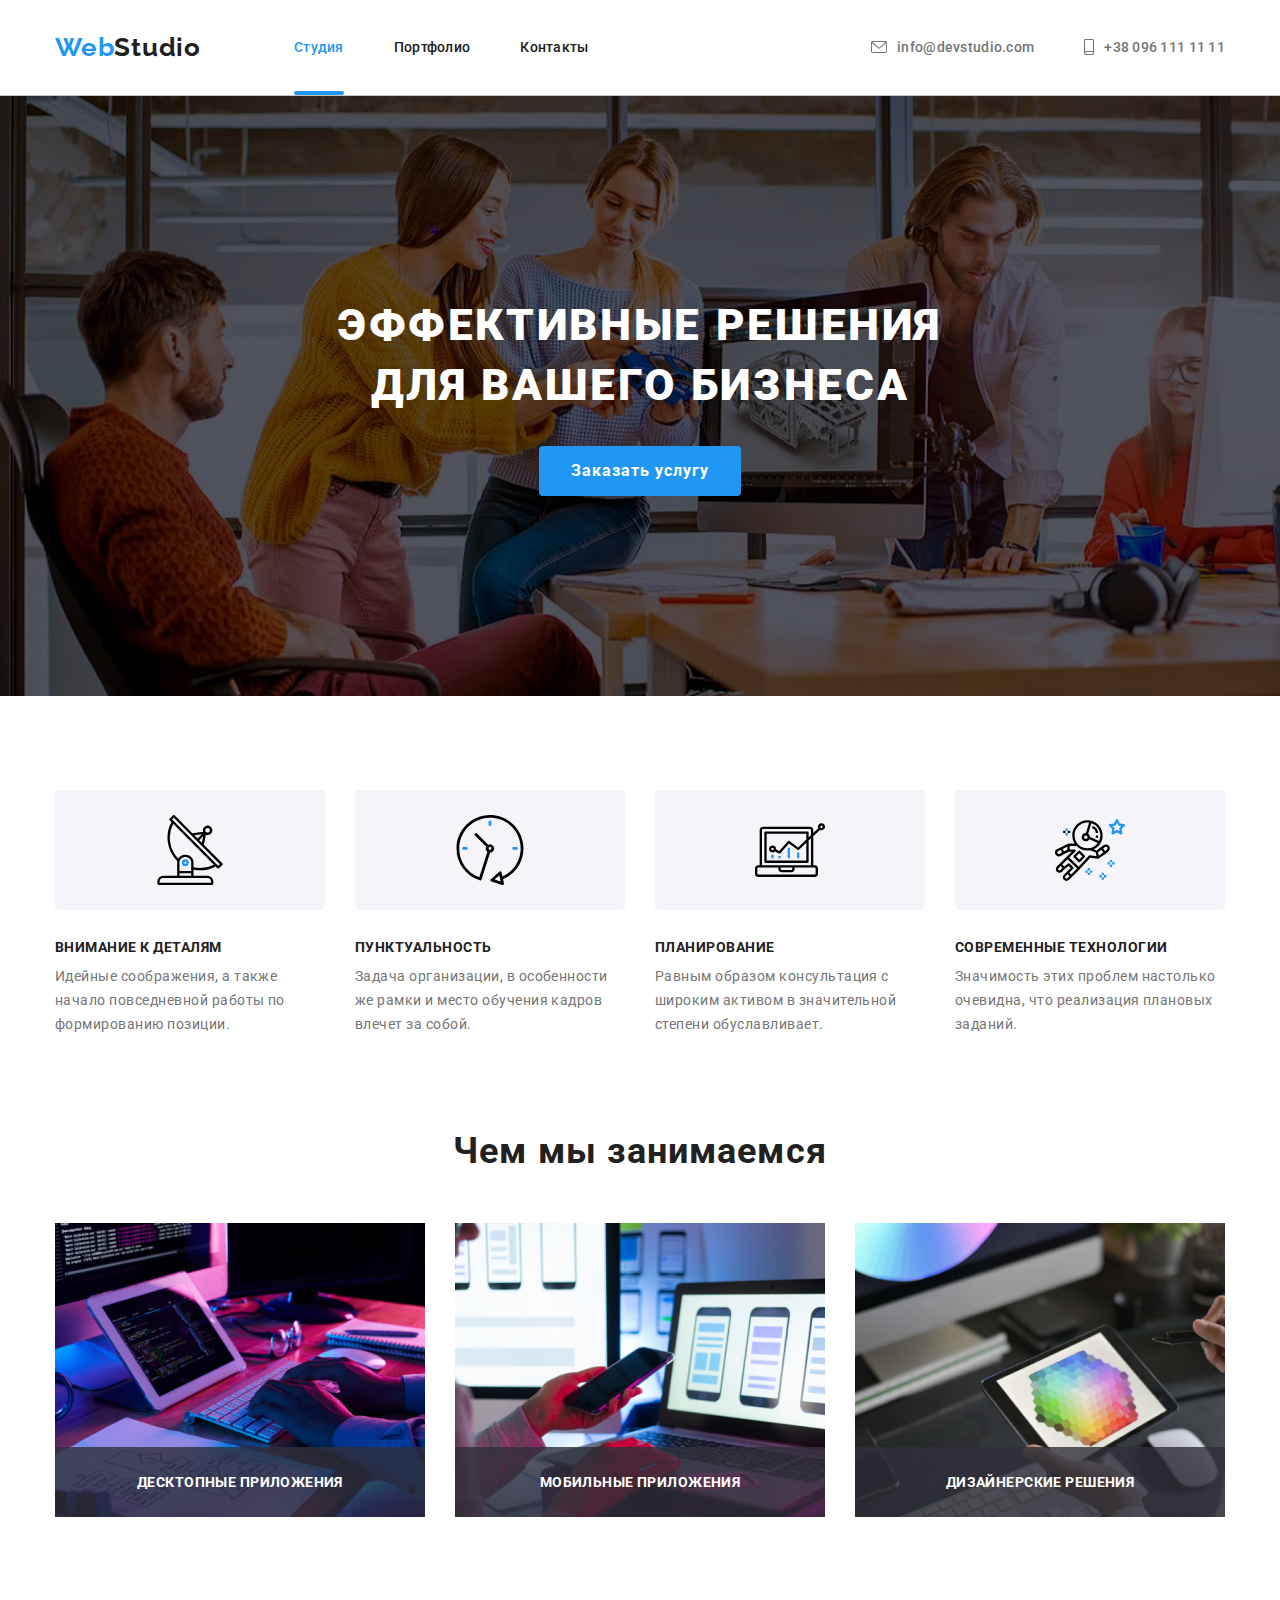
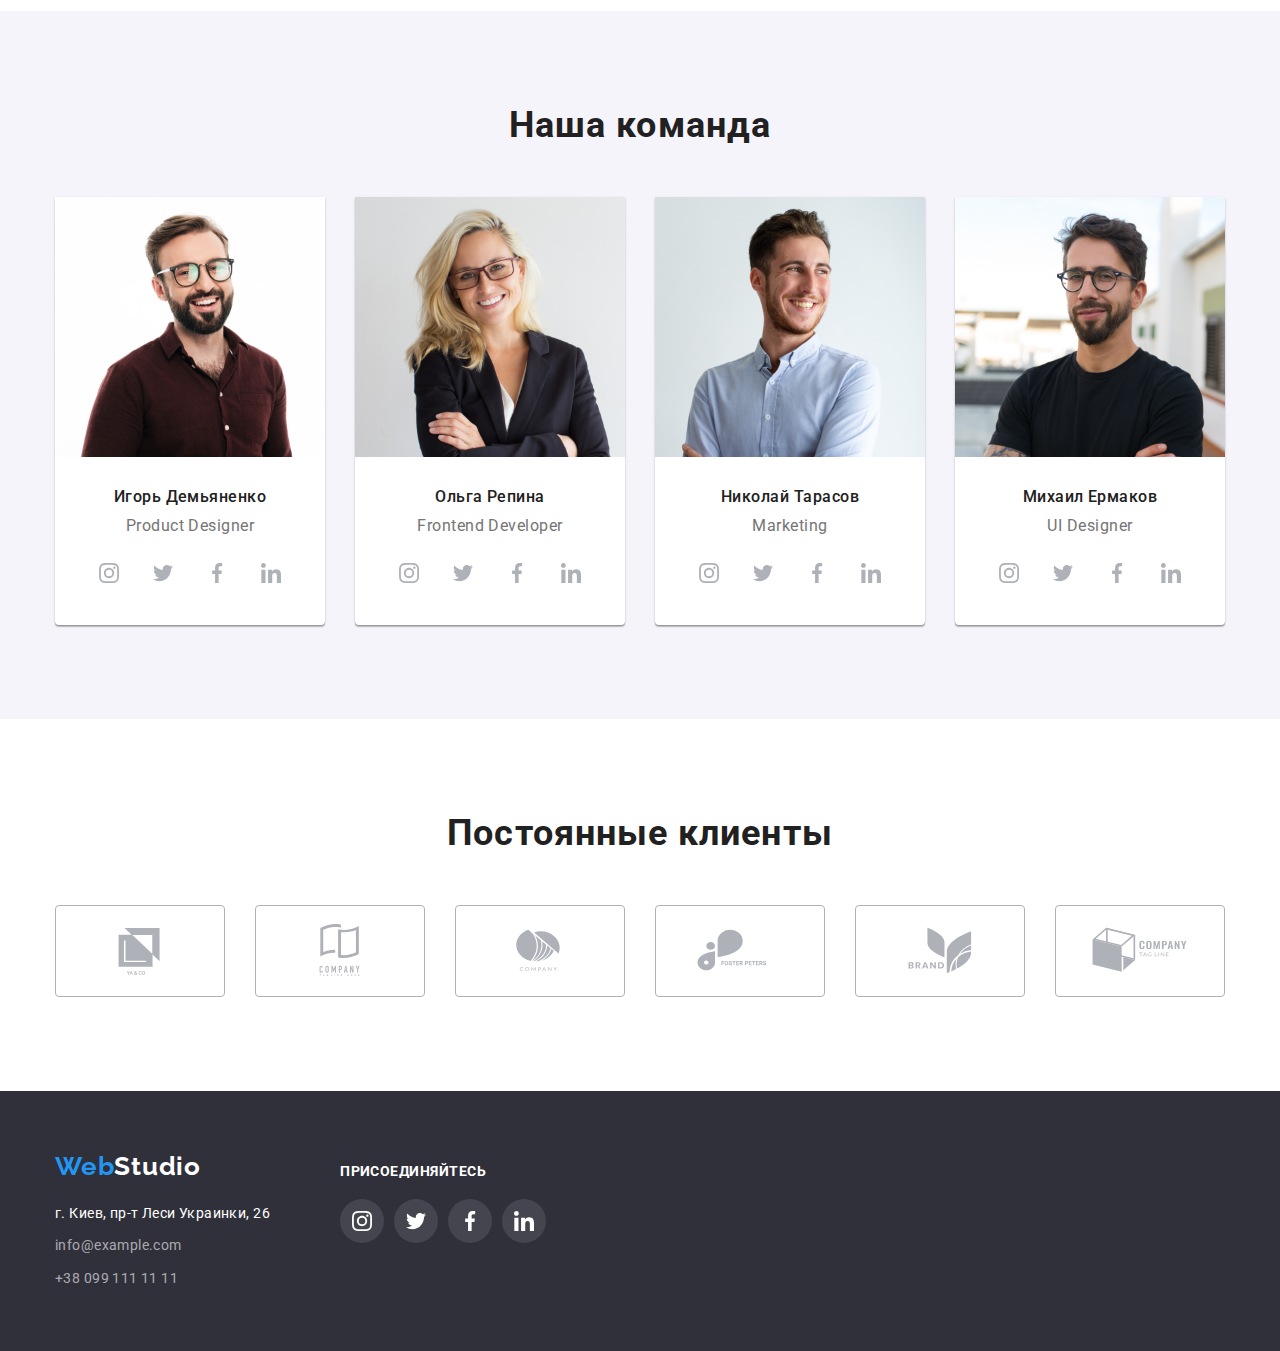
<file: index.html>
<!DOCTYPE html>
<html lang="ru">
<head>
    <meta charset="UTF-8">
    <meta http-equiv="X-UA-Compatible" content="IE=edge">
    <meta name="viewport" content="width=device-width, initial-scale=1.0">
    <title>Document</title>
    <link href="https://fonts.googleapis.com/css2?family=Raleway:wght@700&family=Roboto:wght@400;500;700;900&display=swap"
        rel="stylesheet">
    <link rel="stylesheet" href="https://cdnjs.cloudflare.com/ajax/libs/modern-normalize/1.1.0/modern-normalize.min.css">
    <link rel="stylesheet" href="./css/style.css">

</head>
<body>
    <!-- Header -->
    <header class="header section">
       <div class="container header-container">
            <nav class="nav">
                <a class="logo" href="index.html">
                    <span class="logo-span">Web</span>Studio
                </a>
            
                <ul class="link-nav">
                    <li class="menue-link">
                        <a class="link current" href="./index.html">Студия</a>
                    </li>
                    <li class="menue-link">
                        <a class="link" href="./portfolio.html">Портфолио</a>
                    </li>
                    <li class="menue-link">
                        <a class="link" href="">Контакты</a>
                    </li>
                </ul>
            </nav>
            
            <!-- Contacts -->
            <ul class="contacts">
                <li class="menue-link">                    
                    <a class="link" href="mailto:info@devstudio.com"> 
                        <svg class="envelope contact-icon">
                            <use href="./images/icons.svg#icon-envelope"></use>
                        </svg>
                        info@devstudio.com
                    </a>
                </li>
                <li class="menue-link">
                    
                    <a class="link" href="tel:+380961111111"><svg class="smartphone contact-icon ">
                        <use href="./images/icons.svg#icon-smartphone"></use>
                    </svg>
                     +38 096 111 11 11
                    </a>
                </li>
            </ul>
       </div>
    </header>
    <!-- Main -->
    <main>
        <!-- Hero -->
        <section class="hero">
            <div class="container">
                <h1 class="hero-title">Эффективные решения <br /> для вашего бизнеса</h1>
                <button class="button hero-button" type="button" data-modal-open>Заказать услугу</button>                
            </div>  
            <div class="backdrop is-hidden" data-modal>
                <div class="modal">
                    <button class="btn-close" type="button" data-modal-close>
                        <svg class="icon-close">
                            <use href="./images/icons.svg#icon-close"></use>
                        </svg>
                    </button>
                </div>
            </div>                     
        </section>

        <!-- Services-description  -->
        <section class="section description">
            <div class="container">
                <ul class="skills-box">
                    <li class="skills">
                        <div class="icon-area">
                            <svg class="icon-skill">
                                <use href="./images/icons.svg#icon-antenna"></use>
                            </svg>
                        </div>
                        <h3 class="title">Внимание к деталям</h3>
                        <p class="text">
                            Идейные соображения, а также начало повседневной работы по формированию позиции.
                        </p>
                    </li>
                    <li class="skills">
                        <div class="icon-area">
                            <svg class="icon-skill">
                                <use href="./images/icons.svg#icon-clock"></use>
                            </svg>
                        </div>
                        <h3 class="title">Пунктуальность</h3>
                        <p class="text">
                            Задача организации, в особенности же рамки и место обучения кадров влечет за собой.
                        </p>
                    </li>
                    <li class="skills">
                        <div class="icon-area">
                            <svg class="icon-skill">
                                <use href="./images/icons.svg#icon-diagram"></use>
                            </svg>
                        </div>
                        <h3 class="title">Планирование</h3>
                        <p class="text">
                            Равным образом консультация с широким активом в значительной степени обуславливает.
                        </p>
                    </li>
                    <li class="skills">
                        <div class="icon-area">
                            <svg class="icon-skill">
                                <use href="./images/icons.svg#icon-astronaut"></use>
                            </svg>
                        </div>
                        <h3 class="title">Современные технологии</h3>
                        <p class="text">
                            Значимость этих проблем настолько очевидна, что реализация плановых заданий.
                        </p>
                    </li>
                </ul>
            </div>
        </section>

        <!-- What-we-do -->
        <section class="section what-we-do">
            <div class="container">
                <h2 class="second-title">Чем мы занимаемся</h2>
                <ul class="demo-box">
                    <li class="demo-list">
                        <img class="img-demo" src="./images/development.jpg" alt="developmant" width="370">
                        <div class="title-area">
                            <h3 class="title">Десктопные приложения</h3>
                        </div>
                    </li>
                    <li class="demo-list">
                        <img class="img-demo" src="./images/application.jpg" alt="application" width="370">
                        <div class="title-area">
                            <h3 class="title">Мобильные приложения</h3>
                        </div>
                    </li>
                    <li class="demo-list">
                        <img class="img-demo" src="./images/disigne.jpg" alt="disigne" width="370">
                        <div class="title-area">
                            <h3 class="title">Дизайнерские решения</h3>
                        </div>
                    </li>
                </ul>
            </div>
        </section>

        <!-- Team-members -->
       <section class="section team">
            <div class="container">
                <h2 class="second-title">Наша команда</h2>
                <ul class="team-box">
                    <li class="team-list">
                        <img src="./images/ihor-demianenko-270.jpg" alt="ihor-demianenko" width="270">
                        <div class="team-list-box">
                            <h3 class="title">Игорь Демьяненко</h3>
                            <p class="text">Product Designer</p>
                            <ul class="social-net-box">
                                <li class="social-list">
                                    <a href="" class="social-link">
                                        <svg class="icon-social-net">
                                            <use href="./images/icons.svg#icon-instagram"></use>
                                        </svg>
                                    </a>
                                </li>
                                <li class="social-list">
                                    <a href="" class="social-link">
                                        <svg class="icon-social-net">
                                            <use href="./images/icons.svg#icon-twitter"></use>
                                        </svg>
                                    </a>
                                </li>
                                <li class="social-list">
                                    <a href="" class="social-link">
                                        <svg class="icon-social-net">
                                            <use href="./images/icons.svg#icon-facebook"></use>
                                        </svg>
                                    </a>
                                </li>
                                <li class="social-list">
                                    <a href="" class="social-link">
                                        <svg class="icon-social-net">
                                            <use href="./images/icons.svg#icon-linkedin"></use>
                                        </svg>
                                    </a>
                                </li>
                            </ul>
                        </div>
                    </li>
                    <li class="team-list">
                        <img src="./images/olha-repina-270.jpg" alt="olha-repina" width="270">
                        <div class="team-list-box">
                            <h3 class="title">Ольга Репина</h3>
                            <p class="text">Frontend Developer</p>
                                <ul class="social-net-box">
                                    <li class="social-list">
                                        <a href="" class="social-link">
                                            <svg class="icon-social-net">
                                                <use href="./images/icons.svg#icon-instagram"></use>
                                            </svg>
                                        </a>
                                    </li>
                                    <li class="social-list">
                                        <a href="" class="social-link">
                                            <svg class="icon-social-net">
                                                <use href="./images/icons.svg#icon-twitter"></use>
                                            </svg>
                                        </a>
                                    </li>
                                    <li class="social-list">
                                        <a href="" class="social-link">
                                            <svg class="icon-social-net">
                                                <use href="./images/icons.svg#icon-facebook"></use>
                                            </svg>
                                        </a>
                                    </li>
                                    <li class="social-list">
                                        <a href="" class="social-link">
                                            <svg class="icon-social-net">
                                                <use href="./images/icons.svg#icon-linkedin"></use>
                                            </svg>
                                        </a>
                                    </li>
                                </ul>
                        </div>
                    </li>
                    <li class="team-list">
                        <img src="./images/nikolai-tarasov-270.jpg" alt="nikolai-tarasov" width="270">
                        <div class="team-list-box">
                            <h3 class="title">Николай Тарасов</h3>
                            <p class="text">Marketing</p>
                                <ul class="social-net-box">
                                    <li class="social-list">
                                        <a href="" class="social-link">
                                            <svg class="icon-social-net">
                                                <use href="./images/icons.svg#icon-instagram"></use>
                                            </svg>
                                        </a>
                                    </li>
                                    <li class="social-list">
                                        <a href="" class="social-link">
                                            <svg class="icon-social-net">
                                                <use href="./images/icons.svg#icon-twitter"></use>
                                            </svg>
                                        </a>
                                    </li>
                                    <li class="social-list">
                                        <a href="" class="social-link">
                                            <svg class="icon-social-net">
                                                <use href="./images/icons.svg#icon-facebook"></use>
                                            </svg>
                                        </a>
                                    </li>
                                    <li class="social-list">
                                        <a href="" class="social-link">
                                            <svg class="icon-social-net">
                                                <use href="./images/icons.svg#icon-linkedin"></use>
                                            </svg>
                                        </a>
                                    </li>
                                </ul>
                        </div>
                    </li>
                    <li class="team-list">
                        <img src="./images/mihail-ermakov-270.jpg" alt="mihail-ermakov" width="270">
                        <div class="team-list-box">
                            <h3 class="title">Михаил Ермаков</h3>
                            <p class="text">UI Designer</p>
                                <ul class="social-net-box">
                                    <li class="social-list">
                                        <a href="" class="social-link">
                                            <svg class="icon-social-net">
                                                <use href="./images/icons.svg#icon-instagram"></use>
                                            </svg>
                                        </a>
                                    </li>
                                    <li class="social-list">
                                        <a href="" class="social-link">
                                            <svg class="icon-social-net">
                                                <use href="./images/icons.svg#icon-twitter"></use>
                                            </svg>
                                        </a>
                                    </li>
                                    <li class="social-list">
                                        <a href="" class="social-link">
                                            <svg class="icon-social-net">
                                                <use href="./images/icons.svg#icon-facebook"></use>
                                            </svg>
                                        </a>
                                    </li>
                                    <li class="social-list">
                                        <a href="" class="social-link">
                                            <svg class="icon-social-net">
                                                <use href="./images/icons.svg#icon-linkedin"></use>
                                            </svg>
                                        </a>
                                    </li>
                                </ul>
                        </div>
                    </li>
                </ul>
            </div>
       </section>
        
       <!-- Clients -->
       <section class="section">
           <h2 class="second-title">Постоянные клиенты</h2>
           <ul class="client-box">
               <li class="client-list">
                   <a class="client-link" href="">
                       <svg class="icon-client">
                           <use href="./images/icons.svg#icon-client-1"></use>
                       </svg>
                   </a>
               </li>
               <li class="client-list">
                   <a class="client-link" href="">
                       <svg class="icon-client">
                           <use href="./images/icons.svg#icon-client-2"></use>
                       </svg>
                   </a>
               </li>
               <li class="client-list">
                   <a class="client-link" href="">
                       <svg class="icon-client">
                           <use href="./images/icons.svg#icon-client-3"></use>
                       </svg>
                   </a>
               </li>
               <li class="client-list">
                   <a class="client-link" href="">
                       <svg class="icon-client">
                           <use href="./images/icons.svg#icon-client-4"></use>
                       </svg>
                   </a>
               </li>
               <li class="client-list">
                   <a class="client-link" href="">
                       <svg class="icon-client">
                           <use href="./images/icons.svg#icon-client-5"></use>
                       </svg>
                   </a>
               </li>
               <li class="client-list">
                   <a class="client-link" href="">
                       <svg class="icon-client">
                           <use href="./images/icons.svg#icon-client-6"></use>
                       </svg>
                   </a>
               </li>
           </ul>
       </section>
    </main>

    <!-- Footer -->
    <footer class="footer-section section">
        <div class="container footer-box">            
                <div class="address-box">
                    <a class="logo f-logo" href="index.html">
                        <span class="logo-span">Web</span><span class="footer-logo">Studio</span>
                    </a>
                    <address class="address">
                        <ul>
                            <li class="address-list">
                                <a class="link"
                                    href="https://www.google.com/maps/place/%D0%B1%D1%83%D0%BB.+%D0%9B%D0%B5%D1%81%D0%B8+%D0%A3%D0%BA%D1%80%D0%B0%D0%B8%D0%BD%D0%BA%D0%B8,+26,+%D0%9A%D0%B8%D0%B5%D0%B2,+02000/@50.4265807,30.5361971,17z/data=!3m1!4b1!4m5!3m4!1s0x40d4cf0e033ecbe9:0x57a4dffefec77da0!8m2!3d50.4265807!4d30.5383858">
                                    г. Киев, пр-т Леси Украинки, 26
                                </a>
                            </li>
                            <li class="address-list">
                                <a class="link footer-contacts" href="mailto:info@example.com"> info@example.com</a>
                            </li>
                            <li class="address-list">
                                <a class="link footer-contacts" href="tel:+380991111111"> +38 099 111 11 11</a>
                            </li>
                        </ul>
                    </address>
                </div> 
                <div class="social-net-footer">
                    <h3 class="title">присоединяйтесь</h3>
                    <ul class="social-net-box">
                        <li class="social-list">
                            <a href="" class="social-link">
                                <svg class="icon-social-net">
                                    <use href="./images/icons.svg#icon-instagram"></use>
                                </svg>
                            </a>
                        </li>
                        <li class="social-list">
                            <a href="" class="social-link">
                                <svg class="icon-social-net">
                                    <use href="./images/icons.svg#icon-twitter"></use>
                                </svg>
                            </a>
                        </li>
                        <li class="social-list">
                            <a href="" class="social-link">
                                <svg class="icon-social-net">
                                    <use href="./images/icons.svg#icon-facebook"></use>
                                </svg>
                            </a>
                        </li>
                        <li class="social-list">
                            <a href="" class="social-link">
                                <svg class="icon-social-net">
                                    <use href="./images/icons.svg#icon-linkedin"></use>
                                </svg>
                            </a>
                        </li>
                    </ul>
                </div>           
        </div>

          
    </footer>
   

    <script src="./js/modal.js"></script>
    
</body>
</html>
</file>
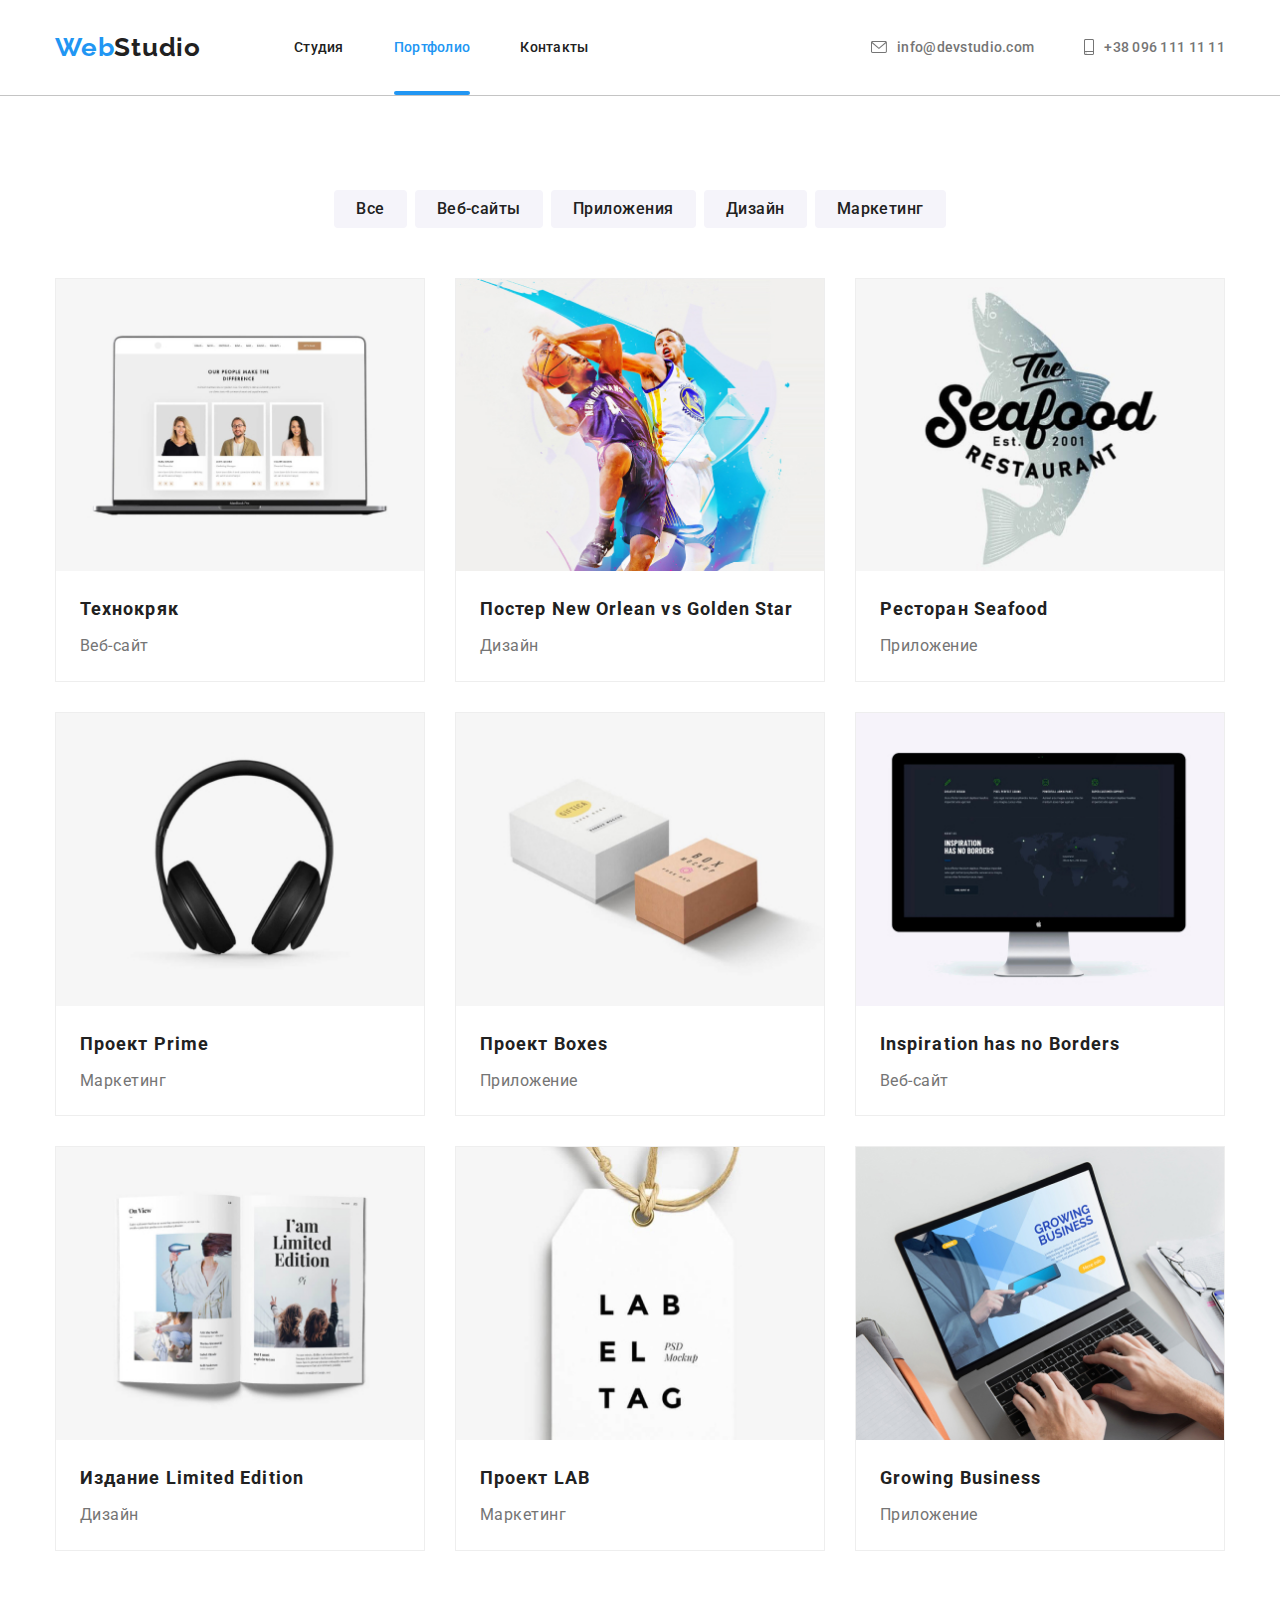
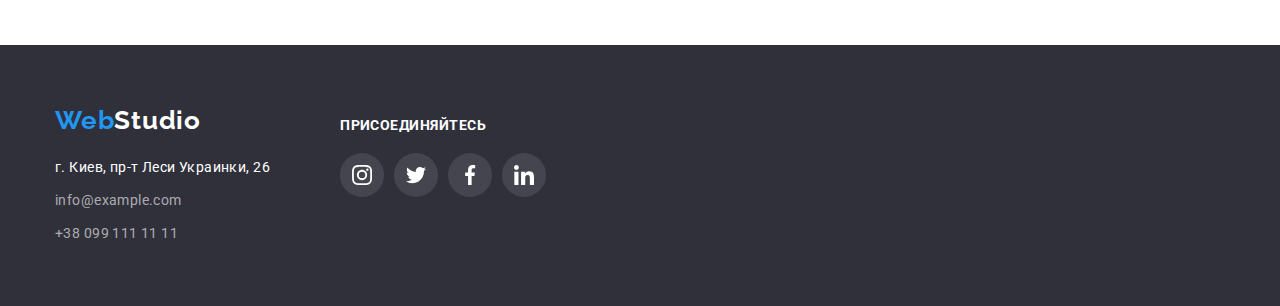
<file: portfolio.html>
<!DOCTYPE html>
<html lang="ru">

<head>
    <meta charset="UTF-8">
    <meta http-equiv="X-UA-Compatible" content="IE=edge">
    <meta name="viewport" content="width=device-width, initial-scale=1.0">
    <title>Document</title>
    <link
        href="https://fonts.googleapis.com/css2?family=Raleway:wght@700&family=Roboto:wght@400;500;700;900&display=swap"
        rel="stylesheet">
    <link rel="stylesheet"
        href="https://cdnjs.cloudflare.com/ajax/libs/modern-normalize/1.1.0/modern-normalize.min.css">
    <link rel="stylesheet" href="./css/style.css">

</head>

<body>
    <!-- Header -->
    <header class="header section">
        <div class="container header-container">
            <nav class="nav">
                <a class="logo" href="index.html">
                    <span class="logo-span">Web</span>Studio
                </a>
    
                <ul class="link-nav">
                    <li class="menue-link">
                        <a class="link " href="./index.html">Студия</a>
                    </li>
                    <li class="menue-link ">
                        <a class="link current" href="./portfolio.html">Портфолио</a>
                    </li>
                    <li class="menue-link">
                        <a class="link" href="">Контакты</a>
                    </li>
                </ul>
            </nav>
    
            <!-- Contacts -->
            <ul class="contacts">
                <li class="menue-link">
                    <a class="link" href="mailto:info@devstudio.com">
                        <svg class="envelope contact-icon">
                            <use href="./images/icons.svg#icon-envelope"></use>
                        </svg>
                        info@devstudio.com
                    </a>
                </li>
                <li class="menue-link">
    
                    <a class="link" href="tel:+380961111111"><svg class="smartphone contact-icon ">
                            <use href="./images/icons.svg#icon-smartphone"></use>
                        </svg>
                        +38 096 111 11 11
                    </a>
                </li>
            </ul>
        </div>
    </header>

    <!-- Main -->
    <main>
        <section class="section">
            <div class="container">
                <ul class="button-set">
                    <li class="button-list"><button class="radio-button" type="button">Все</button></li>
                    <li class="button-list"><button class="radio-button" type="button">Веб-сайты</button></li>
                    <li class="button-list"><button class="radio-button" type="button">Приложения</button></li>
                    <li class="button-list"><button class="radio-button" type="button">Дизайн</button></li>
                    <li class="button-list"><button class="radio-button" type="button">Маркетинг</button></li>
                </ul>
                
                <ul class="exempls">
                    <li class="exemples-list">
                        <a class="exemples-link" href="">
                            <div class="portfolio-img-box">
                                <img src="./images/tehnocrack.jpg" alt="Leptop" width="370">
                                <div class="portfolio-overlay">
                                    <p class="text">
                                        Технокряк это современная площадка распространения коронавируса. Компании используют эту платформу для цифрового
                                        шпионажа и атак на защищённые сервера конкурентов.
                                    </p>
                                </div>
                            </div>
                            <div class="poster-text">
                                <h2 class="portfolio-title">Технокряк</h2>
                                <p class="portfolio-text">Веб-сайт</p>
                            </div>
                        </a>
                    </li>
                
                    <li class="exemples-list">
                        <a class="exemples-link" href="">
                            <div class="portfolio-img-box">
                                <img src="./images/basketball.jpg" alt="basketball" width="370">
                                <div class="portfolio-overlay">
                                    <p class="text">
                                        Технокряк это современная площадка распространения коронавируса. Компании используют эту платформу для цифрового
                                        шпионажа и атак на защищённые сервера конкурентов.
                                    </p>
                                </div>
                            </div>
                            <div class="poster-text">
                                <h2 class="portfolio-title">Постер New Orlean vs Golden Star</h2>
                                <p class="portfolio-text">Дизайн</p>
                            </div>
                        </a>
                    </li>
                
                    <li class="exemples-list">
                        <a class="exemples-link" href="">
                            <div class="portfolio-img-box">
                                <img src="./images/seafood.jpg" alt="seafood" width="370">
                                <div class="portfolio-overlay">
                                    <p class="text">
                                        Технокряк это современная площадка распространения коронавируса. Компании используют эту платформу для цифрового
                                        шпионажа и атак на защищённые сервера конкурентов.
                                    </p>
                                </div>
                            </div>
                            <div class="poster-text">
                                <h2 class="portfolio-title">Ресторан Seafood</h2>
                                <p class="portfolio-text">Приложение</p>
                            </div>
                        </a>
                    </li>
                
                    <li class="exemples-list">
                        <a class="exemples-link" href="">
                            <div class="portfolio-img-box">
                                <img src="./images/headphones.jpg" alt="headphones" width="370">
                                <div class="portfolio-overlay">
                                    <p class="text">
                                        Технокряк это современная площадка распространения коронавируса. Компании используют эту платформу для цифрового
                                        шпионажа и атак на защищённые сервера конкурентов.
                                    </p>
                                </div>
                            </div>
                            <div class="poster-text">
                                <h2 class="portfolio-title">Проект Prime</h2>
                                <p class="portfolio-text">Маркетинг</p>
                            </div>
                        </a>
                    </li>
                
                    <li class="exemples-list">
                        <a class="exemples-link" href="">
                            <div class="portfolio-img-box">
                                <img src="./images/boxes.jpg" alt="boxes" width="370">
                                <div class="portfolio-overlay">
                                    <p class="text">
                                        Технокряк это современная площадка распространения коронавируса. Компании используют эту платформу для цифрового
                                        шпионажа и атак на защищённые сервера конкурентов.
                                    </p>
                                </div>
                            </div>
                            <div class="poster-text">
                                <h2 class="portfolio-title">Проект Boxes</h2>
                                <p class="portfolio-text">Приложение</p>
                            </div>
                        </a>
                    </li>
                
                    <li class="exemples-list">
                        <a class="exemples-link" href="">
                            <div class="portfolio-img-box">
                                <img src="./images/monitour.jpg" alt="monitour" width="370">
                                <div class="portfolio-overlay">
                                    <p class="text">
                                        Технокряк это современная площадка распространения коронавируса. Компании используют эту платформу для цифрового
                                        шпионажа и атак на защищённые сервера конкурентов.
                                    </p>
                                </div>
                            </div>
                            <div class="poster-text">
                                <h2 class="portfolio-title">Inspiration has no Borders</h2>
                                <p class="portfolio-text">Веб-сайт</p>
                            </div>
                        </a>
                    </li>
                
                    <li class="exemples-list">
                        <a class="exemples-link" href="">
                            <div class="portfolio-img-box">
                                <img src="./images/magasine.jpg" alt="magasine" width="370">
                                <div class="portfolio-overlay">
                                    <p class="text">
                                        Технокряк это современная площадка распространения коронавируса. Компании используют эту платформу для цифрового
                                        шпионажа и атак на защищённые сервера конкурентов.
                                    </p>
                                </div>
                            </div>
                            <div class="poster-text">
                                <h2 class="portfolio-title">Издание Limited Edition</h2>
                                <p class="portfolio-text">Дизайн</p>
                            </div>
                        </a>
                    </li>
                    <li class="exemples-list">
                        <a class="exemples-link" href="">
                            <div class="portfolio-img-box">
                                <img src="./images/label-tag.jpg" alt="label-tag" width="370">
                                <div class="portfolio-overlay">
                                    <p class="text">
                                        Технокряк это современная площадка распространения коронавируса. Компании используют эту платформу для цифрового
                                        шпионажа и атак на защищённые сервера конкурентов.
                                    </p>
                                </div>
                            </div>
                            <div class="poster-text">
                                <h2 class="portfolio-title">Проект LAB</h2>
                                <p class="portfolio-text">Маркетинг</p>
                            </div>
                        </a>
                    </li>
                    <li class="exemples-list">
                        <a class="exemples-link" href="">
                            <div class="portfolio-img-box">
                                <img src="./images/growing-business.jpg" alt="growing-business" width="370">
                                <div class="portfolio-overlay">
                                    <p class="text">
                                        Технокряк это современная площадка распространения коронавируса. Компании используют эту платформу для цифрового
                                        шпионажа и атак на защищённые сервера конкурентов.
                                    </p>
                                </div>
                            </div>
                            <div class="poster-text">
                                <h2 class="portfolio-title">Growing Business</h2>
                                <p class="portfolio-text">Приложение</p>
                            </div>
                        </a>
                    </li>
                </ul>
            </div>
        </section>
    </main>

    <!-- Footer -->
<footer class="footer-section section">
    <div class="container footer-box">
        <div class="address-box">
            <a class="logo f-logo" href="index.html">
                <span class="logo-span">Web</span><span class="footer-logo">Studio</span>
            </a>
            <address class="address">
                <ul>
                    <li class="address-list">
                        <a class="link"
                            href="https://www.google.com/maps/place/%D0%B1%D1%83%D0%BB.+%D0%9B%D0%B5%D1%81%D0%B8+%D0%A3%D0%BA%D1%80%D0%B0%D0%B8%D0%BD%D0%BA%D0%B8,+26,+%D0%9A%D0%B8%D0%B5%D0%B2,+02000/@50.4265807,30.5361971,17z/data=!3m1!4b1!4m5!3m4!1s0x40d4cf0e033ecbe9:0x57a4dffefec77da0!8m2!3d50.4265807!4d30.5383858">
                            г. Киев, пр-т Леси Украинки, 26
                        </a>
                    </li>
                    <li class="address-list">
                        <a class="link footer-contacts" href="mailto:info@example.com"> info@example.com</a>
                    </li>
                    <li class="address-list">
                        <a class="link footer-contacts" href="tel:+380991111111"> +38 099 111 11 11</a>
                    </li>
                </ul>
            </address>
        </div>
        <div class="social-net-footer">
            <h3 class="title">присоединяйтесь</h3>
            <ul class="social-net-box">
                <li class="social-list">
                    <a href="" class="social-link">
                        <svg class="icon-social-net">
                            <use href="./images/icons.svg#icon-instagram"></use>
                        </svg>
                    </a>
                </li>
                <li class="social-list">
                    <a href="" class="social-link">
                        <svg class="icon-social-net">
                            <use href="./images/icons.svg#icon-twitter"></use>
                        </svg>
                    </a>
                </li>
                <li class="social-list">
                    <a href="" class="social-link">
                        <svg class="icon-social-net">
                            <use href="./images/icons.svg#icon-facebook"></use>
                        </svg>
                    </a>
                </li>
                <li class="social-list">
                    <a href="" class="social-link">
                        <svg class="icon-social-net">
                            <use href="./images/icons.svg#icon-linkedin"></use>
                        </svg>
                    </a>
                </li>
            </ul>
        </div>
    </div>


</footer>
    
    
    
    
    </body>
    
    </html>
</file>
<file: css/style.css>
/* General */

:root {
  --primary-text-color: #757575;
  --title-text-color: #212121;
  --wite-color: #ffffff;
  --accent-color: #2196f3;
  --hero-btn-hover-bg-color: #188ce8;
  --background-color: #2f303a;
  --button-color: #f5f4fa;
  --social-icons-color: #afb1b8;
  --title-area-bg-color: rgba(47, 48, 58, 0.8);
  --portfolio-overlay: rgba(33, 150, 243, 0.9);
  --backdrop-color: rgba(0, 0, 0, 0.2);
  --section-padding: 94px;
}

*,
*::before,
*::after {
  box-sizing: border-box;
}

body {
  font-family: Roboto, sans-serif;
  color: var(--primary-text-color);
  letter-spacing: 0.03em;
  background-color: var(--wite-color);
}

h1,
h2,
h3,
h4,
h5,
h6,
p {
  padding: 0;
  margin: 0;
}

ul {
  list-style: none;
  padding: 0;
  margin: 0;
}

a {
  text-decoration: none;
}

address {
  font-style: normal;
}

button {
  border: 0;
}

.section {
  padding-top: var(--section-padding);
  padding-bottom: var(--section-padding);

  /* outline: 2px solid red; */
}

.container {
  width: 1200px;
  padding-right: 15px;
  padding-left: 15px;
  margin-top: 0;
  margin-right: auto;
  margin-left: auto;
}

/* HEADER */
.header-container {
  display: flex;
  align-items: center;
}

.header a.current {
  position: relative;
  color: var(--accent-color);
}

.current::after {
  position: absolute;
  bottom: -40px;
  display: block;
  content: "";

  border-radius: 2px;

  width: 100%;
  height: 4px;
  background-color: var(--accent-color);
}

.logo {
  font-family: Raleway, sans-serif;
  color: var(--title-text-color);
  font-weight: 700;
  font-size: 26px;
  line-height: 1.19;
  letter-spacing: 0.03em;

  /* outline: 2px solid green; */
}

.logo-span {
  color: var(--accent-color);
}

.header .link {
  color: var(--title-text-color);
  text-decoration: none;
  font-weight: 500;
  font-size: 14px;
  line-height: calc(16 / 14);
  letter-spacing: 0.02em;

  transition: color 250ms cubic-bezier(0.4, 0, 0.2, 1);
}

.contacts .link {
  display: flex;
  align-items: center;
  color: var(--primary-text-color);
  letter-spacing: 0.02em;
}

.link:hover,
.link:focus {
  color: var(--accent-color);
}

.link .demo-box {
  text-decoration: none;
  font-size: 14px;
  line-height: 1.14;
}

.link-nav {
  display: flex;
  margin-top: 0;
  margin-bottom: 0;
  padding-left: 93px;
}
.nav {
  display: flex;
  align-items: center;
}

.contacts {
  display: flex;
  align-items: center;
  margin-left: auto;
}

.link span {
  margin: 0;
}

.envelope {
  margin-right: 10px;

  width: 16px;
  height: 12px;
  fill: var(--primary-text-color);

  transition: fill 250ms cubic-bezier(0.4, 0, 0.2, 1);
}

.smartphone {
  margin-right: 10px;

  width: 10px;
  height: 16px;
  fill: var(--primary-text-color);

  transition: fill 250ms cubic-bezier(0.4, 0, 0.2, 1);
}

.link:hover .envelope,
.link:focus .envelope,
.link:hover .smartphone,
.link:focus .smartphone {
  fill: var(--accent-color);
}

.menue-link {
  display: flex;
  align-items: center;
  margin-right: 50px;
}

.menue-link:last-child {
  margin: 0;
}

.header.section {
  --section-padding: 32px;
}

header {
  border-bottom: 1px solid #c4c4c4;
}

/* HERO */
.hero {
  padding-top: 200px;
  padding-bottom: 200px;
  margin: 0 auto;

  background-image: linear-gradient(
      to right,
      rgba(0, 0, 0, 0.4),
      rgba(0, 0, 0, 0.4)
    ),
    url(../images/hero-bg.jpg);
  background-repeat: no-repeat;
  background-size: cover;
  background-color: var(--background-color);
  max-width: 1600px;
}

.hero-title {
  margin-bottom: 30px;
  color: var(--wite-color);
  font-weight: 900;
  font-size: 44px;
  line-height: 1.36;
  text-transform: uppercase;
  letter-spacing: 0.06em;
  text-align: center;
}

.button {
  display: block;

  margin-right: auto;
  margin-left: auto;

  border: 0px;
  padding: 10px 32px;
  border-radius: 4px;

  color: var(--wite-color);
  font-weight: 700;
  font-size: 16px;
  line-height: 1.87;
  letter-spacing: 0.06em;
  background-color: var(--accent-color);
  cursor: pointer;
  font-family: inherit;
}

.hero-button:hover {
  background-color: var(--hero-btn-hover-bg-color);
  box-shadow: 0px 4px 4px 0px #00000026;
}

.backdrop {
  position: fixed;
  top: 0;
  left: 0;

  width: 100%;
  height: 100%;

  background-color: var(--backdrop-color);

  transition: opacity 250ms cubic-bezier(0.4, 0, 0.2, 1);
}

.modal {
  position: absolute;
  top: 50%;
  left: 50%;

  width: 528px;
  height: 581px;

  background-color: var(--wite-color);

  opacity: 1;
  transform: scale(1) translate(-50%, -50%);

  transition: transform 250ms cubic-bezier(0.4, 0, 0.2, 1);
}

.icon-close {
  width: 18px;
  height: 18px;
}

.backdrop .modal .btn-close {
  position: absolute;
  right: 8px;
  top: 8px;

  display: flex;
  justify-content: center;
  align-items: center;

  border: 1px solid rgba(0, 0, 0, 0.1);
  border-radius: 50%;

  width: 30px;
  height: 30px;

  background-color: #ffffff;
  cursor: pointer;
}

.backdrop.is-hidden {
  visibility: hidden;
  opacity: 0;
  pointer-events: none;
}

.is-hidden .modal {
  transform: translate(-50%, -50%) scale(0.5);
}

/* Main */

.title {
  color: var(--title-text-color);
}

/* DESCRIPTION */

.skills-box {
  display: flex;
  align-items: center;
}

.description .title {
  margin-top: 0;
  margin-bottom: 10px;

  font-weight: 700;
  font-size: 14px;
  line-height: 1.14;
  text-transform: uppercase;
}

.description .text {
  margin: 0;

  font-weight: 400;
  font-size: 14px;
  line-height: 1.71;
}

.skills {
  margin-right: 30px;
  align-items: center;
  width: 270px;
}

.skills:last-child {
  margin-top: 0;
  margin-bottom: 0;
  margin-right: auto;
  margin-left: 0;
}

.skills:first-child {
  margin-top: 0;
  margin-bottom: 0;
  margin-right: 30px;
  margin-left: auto;
}

.icon-skill {
  width: 70px;
  height: 70px;
}

.icon-area {
  display: flex;
  align-items: center;
  justify-content: center;

  margin-bottom: 30px;

  width: 270px;
  height: 120px;
  border-radius: 4px;

  background-color: var(--button-color);
}

/* WHAT WE DO */

.what-we-do {
  padding-top: 0;
}

.demo-box {
  display: flex;
}

.demo-list {
  position: relative;
  margin-right: 30px;
}

.demo-list:last-child {
  margin-right: 0;
}

.img-demo {
  display: block;
}

.title-area {
  position: absolute;
  display: flex;
  justify-content: center;
  align-items: center;
  bottom: 0;
  width: 100%;
  height: 70px;

  background-color: var(--title-area-bg-color);
}

.title-area .title {
  font-size: 14px;
  line-height: calc(16.41 / 14);
  letter-spacing: 0.03em;
  color: var(--wite-color);
  text-transform: uppercase;
}

/* OUR TEAM */

.second-title {
  margin-bottom: 50px;
  margin-top: 0;
  text-align: center;

  color: var(--title-text-color);
  font-weight: 700;
  font-size: 36px;
  line-height: 1.16;
  letter-spacing: 0.03em;
}

.team-list-box {
  padding-top: 30px;
  padding-bottom: 30px;
}

.team .title {
  margin-bottom: 10px;

  font-weight: 500;
  font-size: 16px;
  line-height: 1.19;
}

.team .text {
  margin-bottom: 16px;
  font-size: 16px;
  line-height: 1.19;
}

.team-box {
  margin: 0;
  display: flex;
  padding: 0;
}

.team {
  background-color: var(--button-color);
}

.team-list {
  margin-right: 30px;
  text-align: center;
  background-color: var(--wite-color);
  box-shadow: 0px 2px 1px 0px #00000033, 0px 1px 1px 0px #00000024,
    0px 1px 3px 0px #0000001f;
  border-bottom-right-radius: 4px;
  border-bottom-left-radius: 4px;
}

.team-list:last-child {
  margin: 0;
}

.icon-social-net {
  width: 20px;
  height: 20px;
  fill: var(--social-icons-color);

  transition: fill 250ms cubic-bezier(0.4, 0, 0.2, 1);
}

.social-list {
  margin-right: 10px;

  width: 44px;
  height: 44px;
}

.social-list:last-child {
  margin: 0;
}

.social-link {
  display: flex;
  justify-content: center;
  align-items: center;
  border-radius: 50%;

  height: 100%;

  transition: background-color 250ms cubic-bezier(0.4, 0, 0.2, 1);
}

.social-link:last-child {
  margin: 0;
}

.social-net-box {
  display: flex;
  justify-content: center;
}

.social-link:hover,
.social-link:focus {
  background-color: var(--accent-color);
}

.social-link:hover .icon-social-net,
.social-link:focus .icon-social-net {
  fill: var(--wite-color);
}

/* CLIENTS */

.client-box {
  display: flex;
  justify-content: center;
}

.client-list {
  margin-right: 30px;

  width: 170px;
  height: 92px;
}

.client-list:last-child {
  margin: 0;
}

.icon-client {
  widows: 106px;
  height: 60px;
  fill: var(--social-icons-color);

  transition: fill 250ms cubic-bezier(0.4, 0, 0.2, 1);
}

.client-link {
  display: flex;
  justify-content: center;
  align-items: center;

  width: 100%;
  height: 100%;

  border-radius: 4px;
  border: 1px solid var(--social-icons-color);

  transition: border-color 250ms cubic-bezier(0.4, 0, 0.2, 1);
}

.client-link:hover,
.client-link:focus,
.client-link:hover .icon-client,
.client-link:focus .icon-client {
  border-color: var(--accent-color);
  fill: var(--accent-color);
}

/* FOOTER */
.footer-section {
  background-color: var(--background-color);
}

.footer-section.section {
  --section-padding: 60px;
}

.footer-section .link {
  font-family: Roboto, sans-serif;
  color: var(--wite-color);
  font-style: normal;
  font-weight: 400;
  font-size: 14px;
  line-height: 1.71;
  letter-spacing: 0.03em;
}

.footer-box {
  display: flex;
}

.footer-logo {
  color: var(--wite-color);
}

.footer-section .footer-contacts {
  margin-top: 9px;

  color: rgba(255, 255, 255, 0.6);
}

.address-box {
  margin-right: 70px;
}

.address-list {
  margin-bottom: 9px;
}

.address-list:last-child {
  margin: 0;
}

.address {
  margin-top: 20px;
}

.address-list .link {
  transition: color 250ms cubic-bezier(0.4, 0, 0.2, 1);
}

.address-list .link:hover,
.address-list .link:focus {
  color: var(--accent-color);
}

.social-net-footer .title {
  margin-bottom: 20px;

  text-transform: uppercase;
  font-size: 14px;
  line-height: 1.17;
  letter-spacing: 3%;
  color: var(--wite-color);
}

.social-net-footer {
  margin-top: 12px;
}

.social-net-footer .social-link {
  background-color: rgba(255, 255, 255, 0.1);
}

.social-net-footer .social-link:hover,
.social-net-footer .social-link:focus {
  background-color: var(--accent-color);
}

.social-net-footer .icon-social-net {
  fill: var(--wite-color);
}

/* PORTFOLIO */

.radio-button {
  border: 0;
  padding: 6px 22px;
  border-radius: 4px;

  color: var(--title-text-color);
  background-color: var(--button-color);
  font-weight: 500;
  font-size: 16px;
  line-height: 1.62;
  letter-spacing: 0.03em;
  cursor: pointer;
  font-family: inherit;

  transition: color 250ms cubic-bezier(0.4, 0, 0.2, 1),
    background-color 250ms cubic-bezier(0.4, 0, 0.2, 1);
}

.radio-button:hover,
.radio-button:focus {
  color: var(--wite-color);
  background-color: var(--accent-color);
  box-shadow: 0px 2px 2px 0px #0000001f, 0px 1px 2px 0px #00000014,
    0px 3px 1px 0px #0000001a;
}

.portfolio-title {
  margin-top: 0;
  margin-bottom: 4px;

  color: var(--title-text-color);
  font-weight: 700;
  font-size: 18px;
  line-height: 2;
  letter-spacing: 0.06em;

  /* outline: 2px solid green; */
}

.portfolio-text {
  margin-top: 0;
  margin-bottom: 0;

  color: var(--primary-text-color);
  font-size: 16px;
  line-height: 1.87;
  letter-spacing: 0.03em;

  /* outline: 2px solid green; */
}

.button-set {
  display: flex;
  align-items: center;
  margin-bottom: 50px;
  padding-bottom: 0;
  justify-content: center;
}

.button-list {
  margin-right: 8px;
}

.button-list:last-child {
  margin-right: 0;
}

.exempls {
  display: flex;
  flex-wrap: wrap;
  padding-top: 0;
}

.exemples-list {
  width: 370px;
  margin-right: 30px;
  margin-bottom: 30px;
}

.exemples-list:nth-child(3n) {
  margin-right: 0;
}

.exemples-list:nth-last-child(-n + 3) {
  margin-bottom: 0;
}

.exemples-link {
  display: block;

  height: 100%;

  border: 1px solid #eeeeee;

  transition: box-shadow 250ms cubic-bezier(0.4, 0, 0.2, 1);
}

.exemples-link:hover,
.exemples-link:focus {
  box-shadow: 1px 4px 6px 0px #00000029, 0px 4px 4px 0px #0000000f,
    0px 1px 1px 0px #0000001f;
}

img {
  display: block;
  max-width: 100%;
  height: auto;
}

.poster-text {
  padding: 20px 24px;
}

.portfolio-img-box {
  position: relative;
  overflow: hidden;
}

.portfolio-overlay {
  position: absolute;
  padding: 63px 24px;

  top: 100%;
  width: 100%;
  height: 100%;

  background-color: var(--portfolio-overlay);

  transition: top 250ms cubic-bezier(0.4, 0, 0.2, 1);
}

.exemples-link:hover .portfolio-overlay,
.exemples-link:focus .portfolio-overlay {
  top: 0;
}

.portfolio-overlay .text {
  font-size: 18px;
  line-height: calc(28 / 18);
  letter-spacing: 0.03em;
  color: var(--wite-color);
}
</file>
